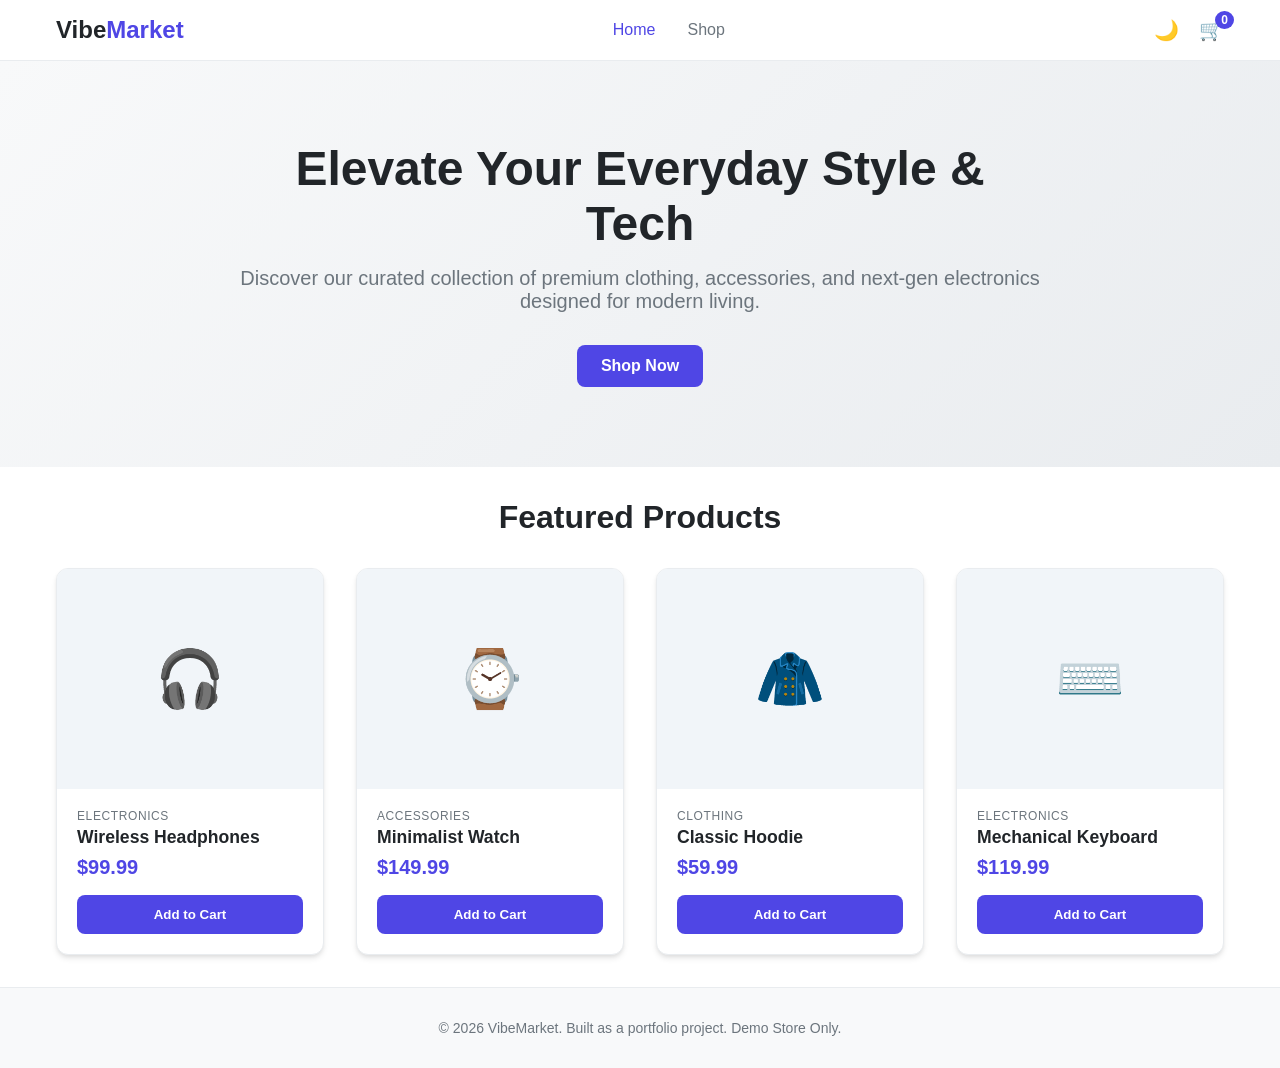
<file: index.html>
<!DOCTYPE html>
<html lang="en" data-theme="light">
<head>
    <meta charset="UTF-8">
    <meta name="viewport" content="width=device-width, initial-scale=1.0">
    <title>VibeMarket | Modern E-Commerce</title>
    <link rel="stylesheet" href="style.css">
</head>
<body>
    <header>
        <nav class="navbar">
            <a href="index.html" class="logo">Vibe<span>Market</span></a>
            <ul class="nav-links">
                <li><a href="index.html" class="active">Home</a></li>
                <li><a href="products.html">Shop</a></li>
            </ul>
            <div class="nav-actions">
                <button id="theme-toggle" aria-label="Toggle Theme">🌙</button>
                <div class="cart-icon-container">
                    <a href="products.html?view=cart" class="cart-btn">🛒 <span id="cart-count">0</span></a>
                </div>
                <button class="menu-toggle" aria-label="Toggle Menu">☰</button>
            </div>
        </nav>
    </header>

    <main>
        <section class="hero">
            <div class="hero-content">
                <h1>Elevate Your Everyday Style & Tech</h1>
                <p>Discover our curated collection of premium clothing, accessories, and next-gen electronics designed for modern living.</p>
                <a href="products.html" class="btn btn-primary">Shop Now</a>
            </div>
        </section>

        <section class="featured-section container">
            <h2 class="section-title">Featured Products</h2>
            <div id="featured-products" class="products-grid">
                <!-- Dynamically populated -->
            </div>
        </section>
    </main>

    <footer>
        <p>&copy; 2026 VibeMarket. Built as a portfolio project. Demo Store Only.</p>
    </footer>

    <script src="script.js"></script>
</body>
</html>
</file>
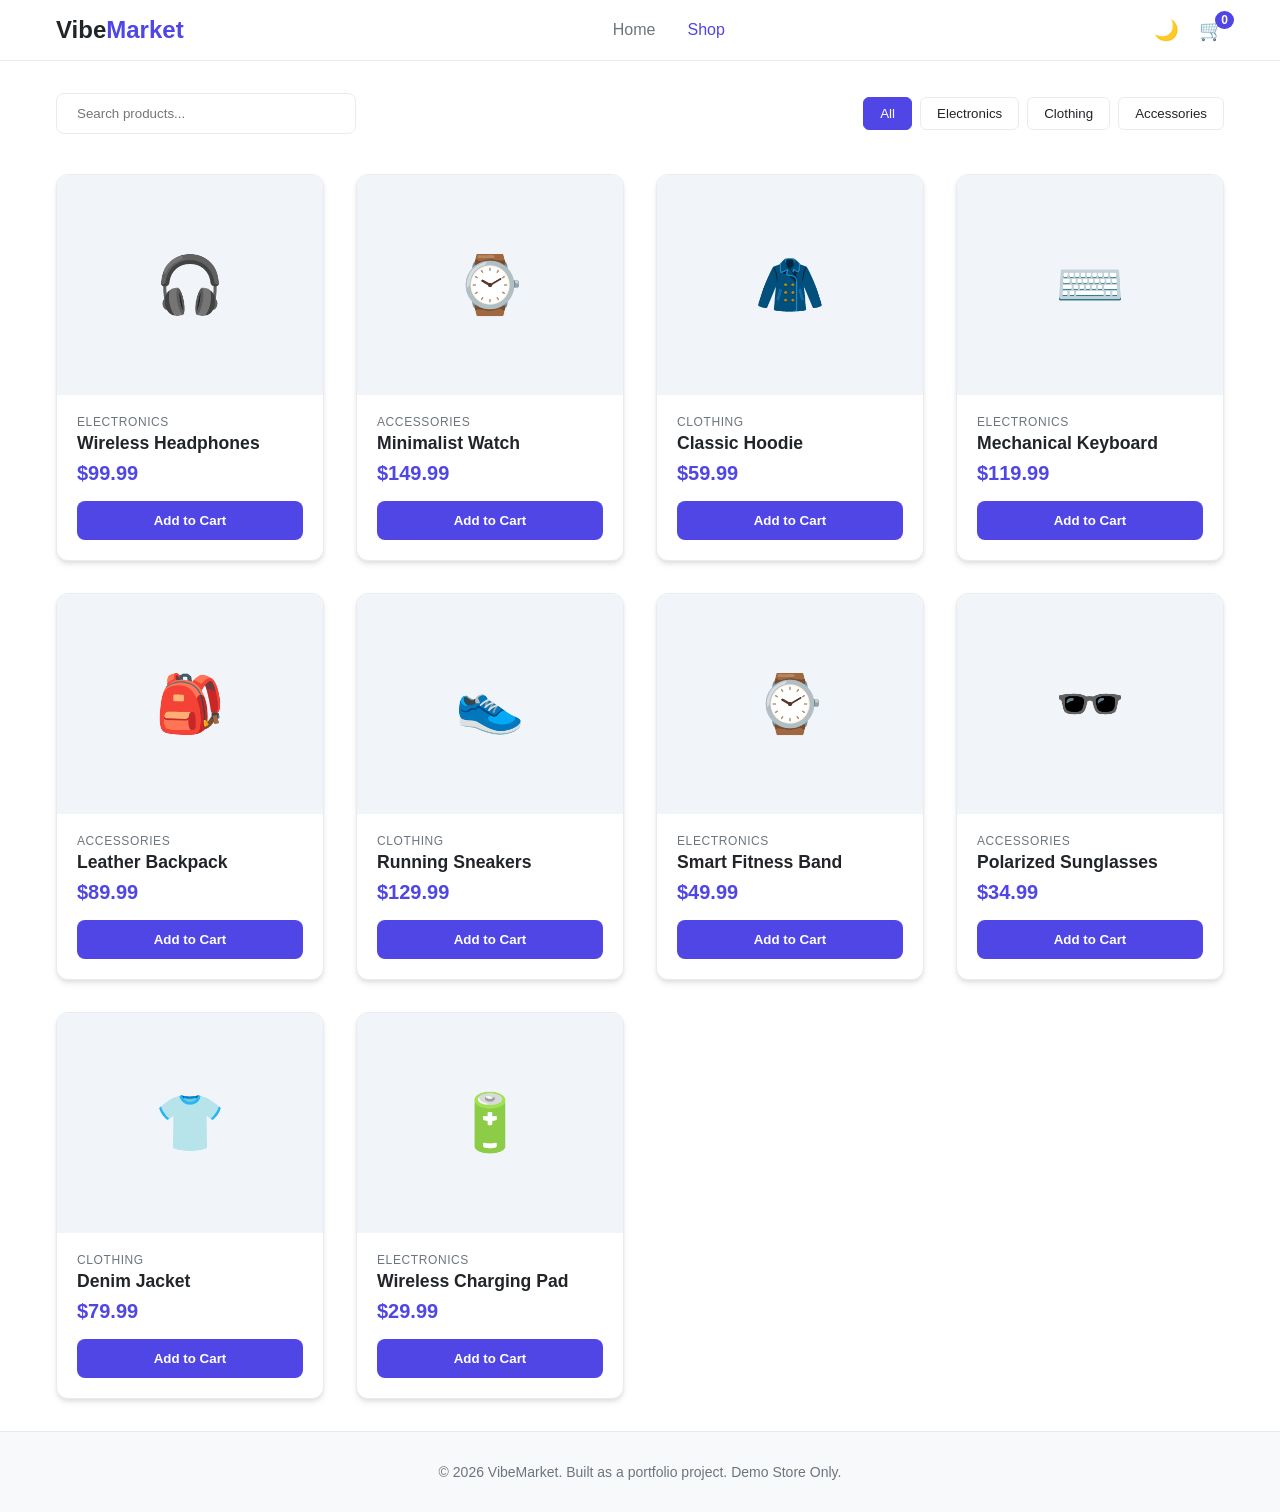
<file: products.html>
<!DOCTYPE html>
<html lang="en" data-theme="light">
<head>
    <meta charset="UTF-8">
    <meta name="viewport" content="width=device-width, initial-scale=1.0">
    <title>Shop - VibeMarket</title>
    <link rel="stylesheet" href="style.css">
</head>
<body>
    <header>
        <nav class="navbar">
            <a href="index.html" class="logo">Vibe<span>Market</span></a>
            <ul class="nav-links">
                <li><a href="index.html">Home</a></li>
                <li><a href="products.html" class="active">Shop</a></li>
            </ul>
            <div class="nav-actions">
                <button id="theme-toggle" aria-label="Toggle Theme">🌙</button>
                <div class="cart-icon-container">
                    <a href="#" id="cart-nav-link" class="cart-btn">🛒 <span id="cart-count">0</span></a>
                </div>
                <button class="menu-toggle" aria-label="Toggle Menu">☰</button>
            </div>
        </nav>
    </header>

    <main class="container">
        <!-- Main Shop View -->
        <div id="shop-view">
            <div class="shop-toolbar">
                <div class="search-box">
                    <input type="text" id="search-input" placeholder="Search products...">
                </div>
                <div class="filters">
                    <button class="filter-btn active" data-category="all">All</button>
                    <button class="filter-btn" data-category="Electronics">Electronics</button>
                    <button class="filter-btn" data-category="Clothing">Clothing</button>
                    <button class="filter-btn" data-category="Accessories">Accessories</button>
                </div>
            </div>
            <div id="products-list" class="products-grid">
                <!-- Dynamically populated -->
            </div>
        </div>

        <!-- Product Details View (Hidden by default) -->
        <div id="details-view" class="details-view hidden">
            <button id="back-to-shop" class="btn btn-secondary">&larr; Back to Shop</button>
            <div id="product-details-content" class="details-container">
                <!-- Dynamically populated -->
            </div>
        </div>

        <!-- Shopping Cart View (Hidden by default) -->
        <div id="cart-view" class="cart-view hidden">
            <button id="back-to-shop-from-cart" class="btn btn-secondary">&larr; Continue Shopping</button>
            <h2>Your Shopping Cart</h2>
            <div class="cart-container">
                <div id="cart-items-list" class="cart-items">
                    <!-- Dynamically populated -->
                </div>
                <div class="cart-summary">
                    <h3>Order Summary</h3>
                    <div class="summary-row">
                        <span>Total Items:</span>
                        <span id="summary-count">0</span>
                    </div>
                    <div class="summary-row total">
                        <span>Total Price:</span>
                        <span id="summary-total">$0.00</span>
                    </div>
                    <button class="btn btn-primary checkout-btn" onclick="alert('This is a demo store. Real payment processing is not implemented.')">Proceed to Checkout</button>
                </div>
            </div>
        </div>
    </main>

    <footer>
        <p>&copy; 2026 VibeMarket. Built as a portfolio project. Demo Store Only.</p>
    </footer>

    <script src="script.js"></script>
</body>
</html>
</file>
<file: style.css>
:root {
    --bg-primary: #ffffff;
    --bg-secondary: #f8f9fa;
    --text-primary: #212529;
    --text-secondary: #6c757d;
    --accent: #4f46e5;
    --accent-hover: #4338ca;
    --border: #e9ecef;
    --card-bg: #ffffff;
    --shadow: 0 4px 6px -1px rgba(0, 0, 0, 0.1), 0 2px 4px -1px rgba(0, 0, 0, 0.06);
}

[data-theme="dark"] {
    --bg-primary: #0f172a;
    --bg-secondary: #1e293b;
    --text-primary: #f8fafc;
    --text-secondary: #94a3b8;
    --accent: #6366f1;
    --accent-hover: #4f46e5;
    --border: #334155;
    --card-bg: #1e293b;
    --shadow: 0 4px 6px -1px rgba(0, 0, 0, 0.5);
}

* {
    box-sizing: border-box;
    margin: 0;
    padding: 0;
    font-family: 'Segoe UI', Tahoma, Geneva, Verdana, sans-serif;
    transition: background-color 0.3s, color 0.3s, border-color 0.3s;
}

body {
    background-color: var(--bg-primary);
    color: var(--text-primary);
    display: flex;
    flex-direction: column;
    min-height: 100vh;
}

.container {
    max-width: 1200px;
    margin: 0 auto;
    padding: 2rem 1rem;
    width: 100%;
}

/* Header & Navbar */
header {
    background-color: var(--card-bg);
    border-bottom: 1px solid var(--border);
    sticky: top;
    position: sticky;
    top: 0;
    z-index: 100;
}

.navbar {
    display: flex;
    justify-content: space-between;
    align-items: center;
    max-width: 1200px;
    margin: 0 auto;
    padding: 1rem;
}

.logo {
    font-size: 1.5rem;
    font-weight: 700;
    text-decoration: none;
    color: var(--text-primary);
}

.logo span {
    color: var(--accent);
}

.nav-links {
    display: flex;
    list-style: none;
    gap: 2rem;
}

.nav-links a {
    text-decoration: none;
    color: var(--text-secondary);
    font-weight: 500;
}

.nav-links a:hover, .nav-links a.active {
    color: var(--accent);
}

.nav-actions {
    display: flex;
    align-items: center;
    gap: 1.25rem;
}

.nav-actions button, .cart-btn {
    background: none;
    border: none;
    font-size: 1.25rem;
    cursor: pointer;
    color: var(--text-primary);
    text-decoration: none;
    position: relative;
}

#cart-count {
    position: absolute;
    top: -8px;
    right: -10px;
    background-color: var(--accent);
    color: white;
    font-size: 0.75rem;
    padding: 2px 6px;
    border-radius: 50%;
    font-weight: bold;
}

.menu-toggle {
    display: none;
}

/* Hero Section */
.hero {
    background: linear-gradient(135deg, var(--bg-secondary) 0%, var(--border) 100%);
    padding: 5rem 1rem;
    text-align: center;
}

.hero-content {
    max-width: 800px;
    margin: 0 auto;
}

.hero h1 {
    font-size: 3rem;
    margin-bottom: 1rem;
    font-weight: 800;
}

.hero p {
    font-size: 1.25rem;
    color: var(--text-secondary);
    margin-bottom: 2rem;
}

/* Buttons */
.btn {
    padding: 0.75rem 1.5rem;
    border-radius: 0.5rem;
    font-weight: 600;
    cursor: pointer;
    border: none;
    display: inline-block;
    text-decoration: none;
    text-align: center;
}

.btn-primary {
    background-color: var(--accent);
    color: white;
}

.btn-primary:hover {
    background-color: var(--accent-hover);
}

.btn-secondary {
    background-color: var(--bg-secondary);
    color: var(--text-primary);
    border: 1px solid var(--border);
    margin-bottom: 1.5rem;
}

/* Product Section & Grid */
.section-title {
    font-size: 2rem;
    margin-bottom: 2rem;
    text-align: center;
}

.products-grid {
    display: grid;
    grid-template-columns: repeat(auto-fill, minmax(250px, 1fr));
    gap: 2rem;
}

/* Product Card */
.product-card {
    background-color: var(--card-bg);
    border: 1px solid var(--border);
    border-radius: 0.75rem;
    overflow: hidden;
    box-shadow: var(--shadow);
    display: flex;
    flex-direction: column;
    cursor: pointer;
}

.product-card:hover {
    transform: translateY(-5px);
    transition: transform 0.2s ease;
}

.product-img-wrapper {
    background-color: #f1f5f9;
    height: 220px;
    display: flex;
    align-items: center;
    justify-content: center;
    font-size: 3.5rem;
}

.product-info {
    padding: 1.25rem;
    display: flex;
    flex-direction: column;
    flex-grow: 1;
}

.product-category {
    font-size: 0.75rem;
    text-transform: uppercase;
    color: var(--text-secondary);
    letter-spacing: 0.05em;
    margin-bottom: 0.25rem;
}

.product-name {
    font-size: 1.1rem;
    font-weight: 600;
    margin-bottom: 0.5rem;
    color: var(--text-primary);
}

.product-price {
    font-size: 1.25rem;
    font-weight: 700;
    color: var(--accent);
    margin-bottom: 1rem;
    margin-top: auto;
}

/* Toolbar & Filters */
.shop-toolbar {
    display: flex;
    flex-wrap: wrap;
    justify-content: space-between;
    align-items: center;
    gap: 1.5rem;
    margin-bottom: 2.5rem;
}

.search-box input {
    padding: 0.75rem 1.25rem;
    width: 300px;
    border-radius: 0.5rem;
    border: 1px solid var(--border);
    background-color: var(--card-bg);
    color: var(--text-primary);
}

.filters {
    display: flex;
    gap: 0.5rem;
}

.filter-btn {
    padding: 0.5rem 1rem;
    border-radius: 0.375rem;
    border: 1px solid var(--border);
    background-color: var(--card-bg);
    color: var(--text-primary);
    cursor: pointer;
    font-weight: 500;
}

.filter-btn.active, .filter-btn:hover {
    background-color: var(--accent);
    color: white;
    border-color: var(--accent);
}

/* Details View */
.hidden {
    display: none !important;
}

.details-container {
    display: grid;
    grid-template-columns: 1fr 1fr;
    gap: 3rem;
    margin-top: 1rem;
}

.details-img-view {
    background-color: #f1f5f9;
    border-radius: 0.75rem;
    display: flex;
    justify-content: center;
    align-items: center;
    font-size: 7rem;
    min-height: 400px;
}

.details-meta h2 {
    font-size: 2.5rem;
    margin-bottom: 1rem;
}

.details-meta .product-category {
    font-size: 0.875rem;
}

.details-meta .price {
    font-size: 2rem;
    font-weight: 700;
    color: var(--accent);
    margin: 1rem 0;
}

.details-meta .description {
    color: var(--text-secondary);
    line-height: 1.6;
    margin-bottom: 2rem;
}

/* Cart View */
.cart-container {
    display: grid;
    grid-template-columns: 2fr 1fr;
    gap: 2rem;
    margin-top: 1.5rem;
}

.cart-item {
    display: flex;
    align-items: center;
    gap: 1.5rem;
    padding: 1rem 0;
    border-bottom: 1px solid var(--border);
}

.cart-item-img {
    background-color: #f1f5f9;
    width: 80px;
    height: 80px;
    border-radius: 0.5rem;
    display: flex;
    align-items: center;
    justify-content: center;
    font-size: 2rem;
}

.cart-item-details {
    flex-grow: 1;
}

.cart-item-qty {
    display: flex;
    align-items: center;
    gap: 0.5rem;
}

.qty-btn {
    width: 30px;
    height: 30px;
    border-radius: 50%;
    border: 1px solid var(--border);
    background-color: var(--card-bg);
    color: var(--text-primary);
    cursor: pointer;
}

.remove-btn {
    background: none;
    border: none;
    color: #ef4444;
    cursor: pointer;
    font-weight: 600;
}

.cart-summary {
    background-color: var(--bg-secondary);
    padding: 1.5rem;
    border-radius: 0.75rem;
    border: 1px solid var(--border);
    height: fit-content;
}

.summary-row {
    display: flex;
    justify-content: space-between;
    margin: 1rem 0;
    color: var(--text-secondary);
}

.summary-row.total {
    border-top: 1px solid var(--border);
    padding-top: 1rem;
    font-size: 1.25rem;
    font-weight: 700;
    color: var(--text-primary);
}

.checkout-btn {
    width: 100%;
    margin-top: 1rem;
}

/* Footer */
footer {
    margin-top: auto;
    text-align: center;
    padding: 2rem;
    border-top: 1px solid var(--border);
    background-color: var(--bg-secondary);
    color: var(--text-secondary);
    font-size: 0.875rem;
}

/* Mobile Responsiveness */
@media (max-width: 768px) {
    .nav-links {
        display: none;
        flex-direction: column;
        position: absolute;
        top: 100%;
        left: 0;
        width: 100%;
        background-color: var(--card-bg);
        border-bottom: 1px solid var(--border);
        padding: 1rem;
        gap: 1rem;
    }
    .nav-links.active {
        display: flex;
    }
    .menu-toggle {
        display: block;
    }
    .hero h1 {
        font-size: 2.25rem;
    }
    .details-container, .cart-container {
        grid-template-columns: 1fr;
    }
    .shop-toolbar {
        flex-direction: column;
        align-items: stretch;
    }
    .search-box input {
        width: 100%;
    }
}
</file>
